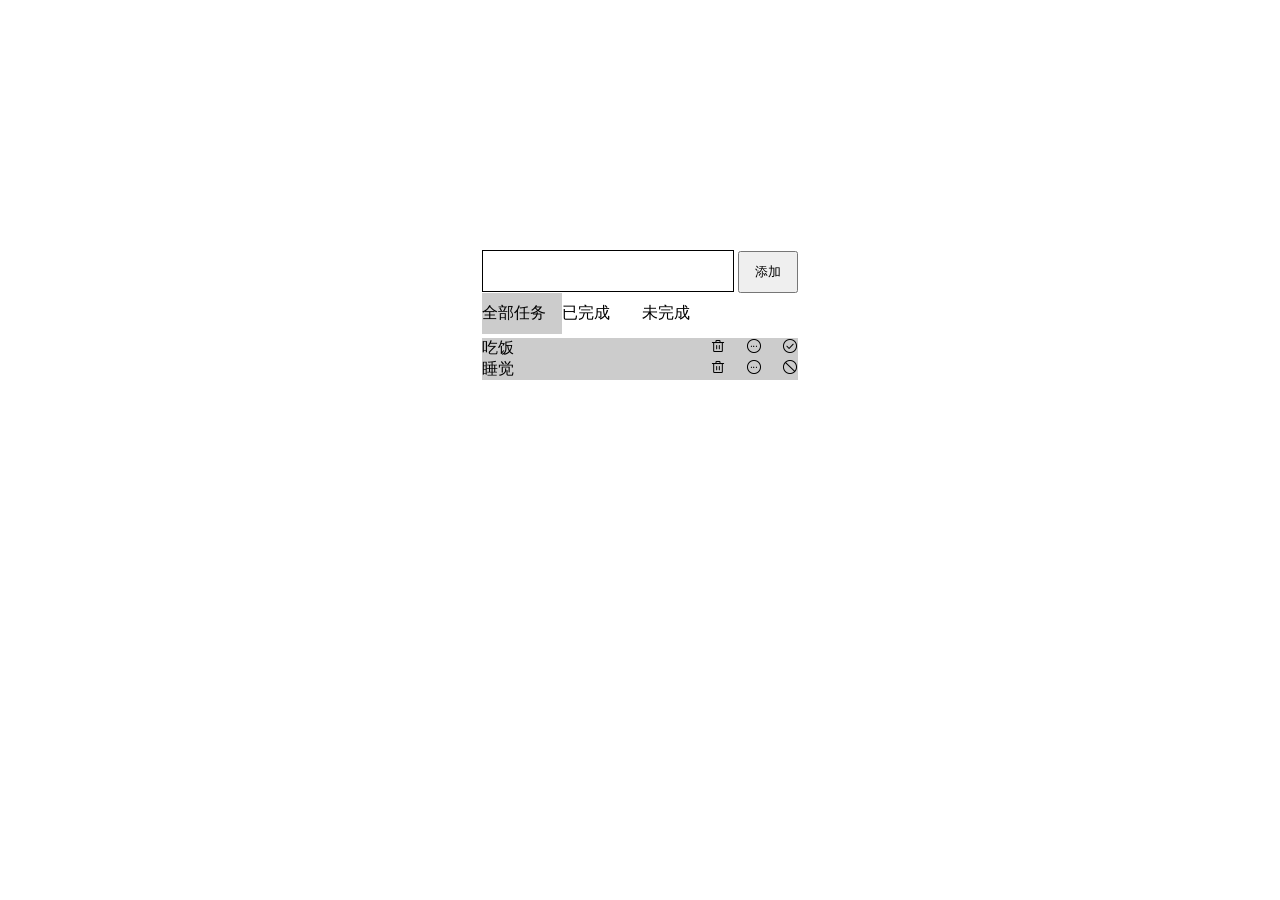
<file: index.html>
<!DOCTYPE html>
<html lang="en">

<head>
    <meta charset="UTF-8">
    <meta name="viewport" content="width=device-width, initial-scale=1.0">
    <title>To do list</title>
    <link rel="stylesheet" href="css/index.css">
    <link rel="stylesheet" href="iconfont/iconfont.css">
</head>
<body>
    <div class="box">
        <input type="text">
        <button id="btn"> 添加</button>
        <ul id="tab">
            <li index=0 class="bgc">全部任务</li>
            <li index=1>已完成</li>
            <li index=2>未完成</li>
        </ul>
        <div id="content">
            <section class="conactive"></section>
            <section></section>
            <section></section>
        </div>
    </div>
</body>
<script src="js/index.js"></script>
</html>
</file>
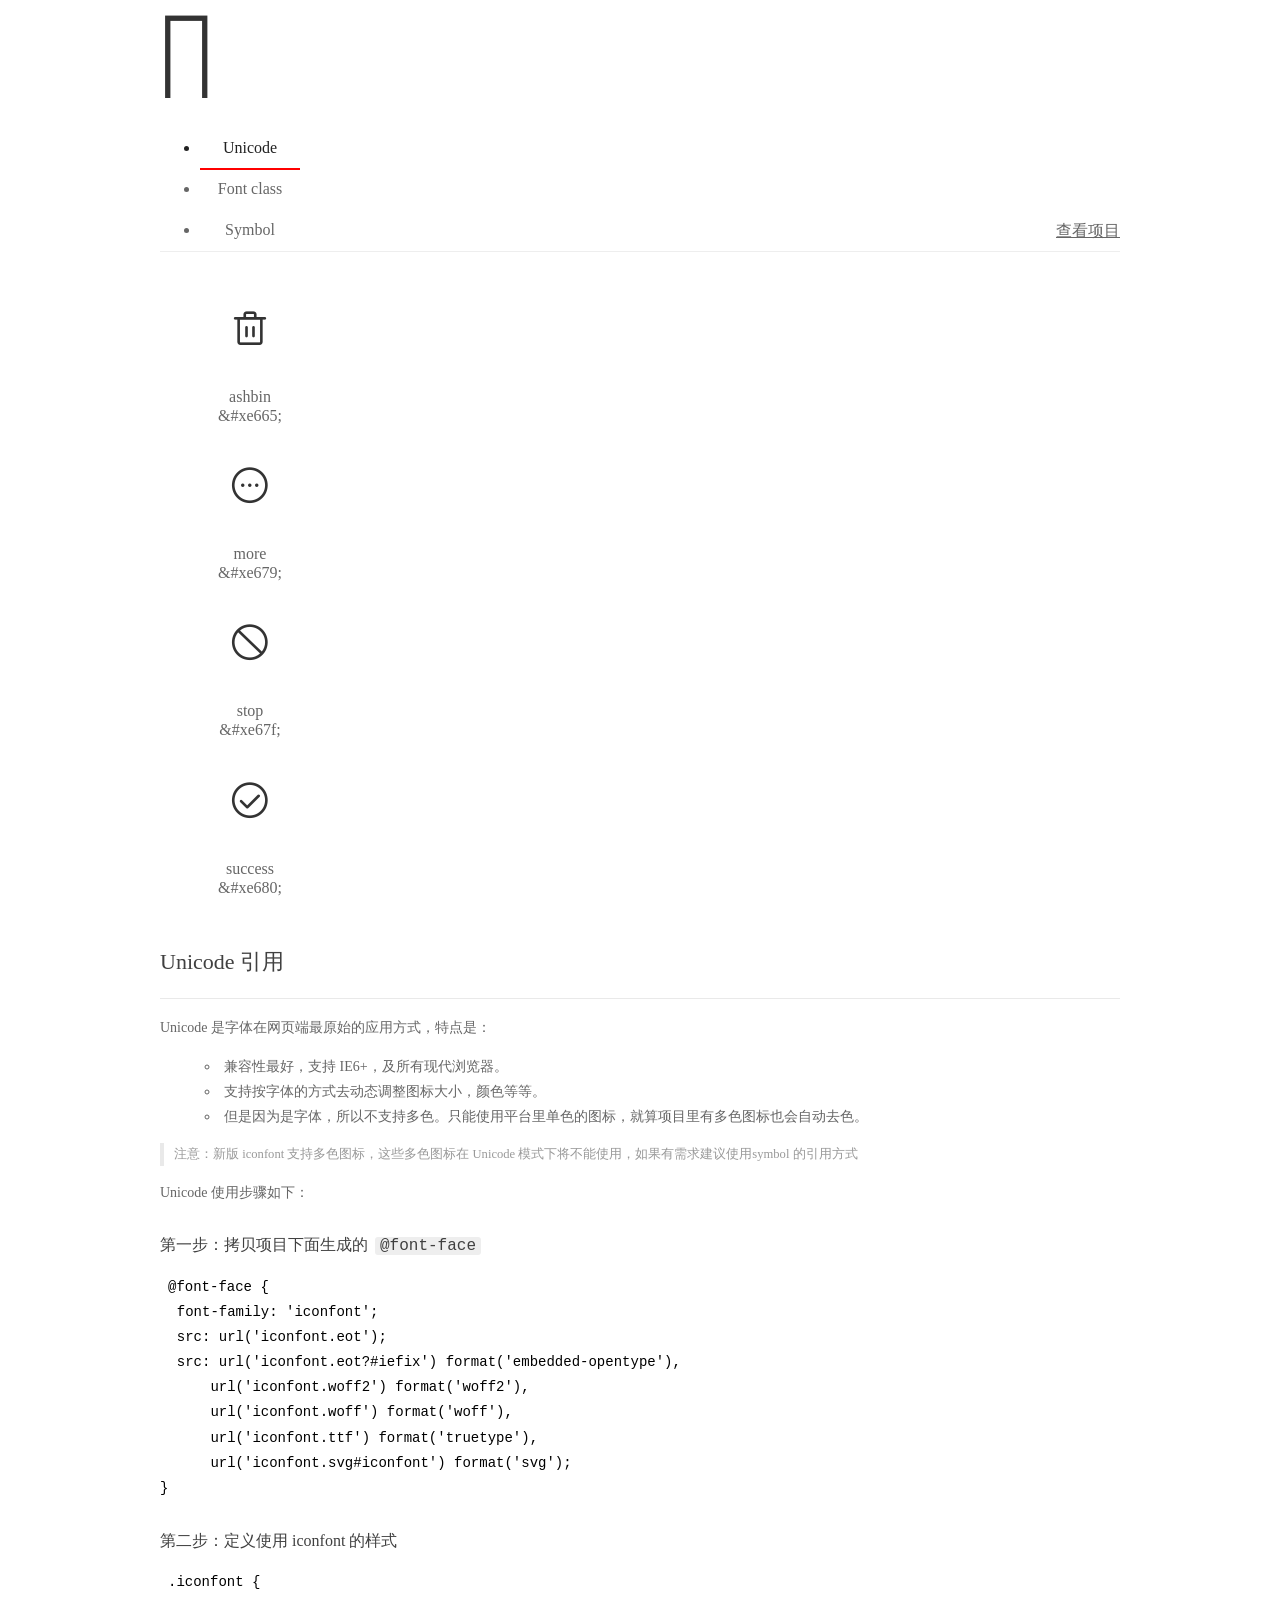
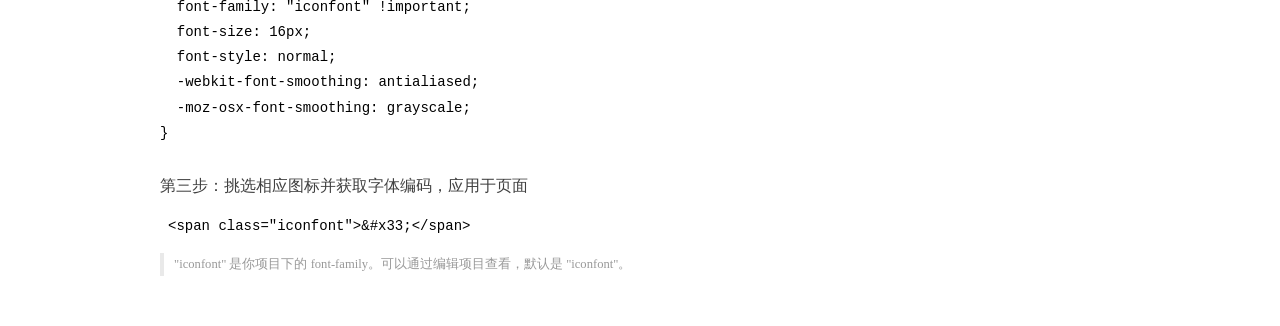
<file: iconfont/demo_index.html>
<!DOCTYPE html>
<html>
<head>
  <meta charset="utf-8"/>
  <title>IconFont Demo</title>
  <link rel="shortcut icon" href="https://img.alicdn.com/tps/i4/TB1_oz6GVXXXXaFXpXXJDFnIXXX-64-64.ico" type="image/x-icon"/>
  <link rel="stylesheet" href="https://g.alicdn.com/thx/cube/1.3.2/cube.min.css">
  <link rel="stylesheet" href="demo.css">
  <link rel="stylesheet" href="iconfont.css">
  <script src="iconfont.js"></script>
  <!-- jQuery -->
  <script src="https://a1.alicdn.com/oss/uploads/2018/12/26/7bfddb60-08e8-11e9-9b04-53e73bb6408b.js"></script>
  <!-- 代码高亮 -->
  <script src="https://a1.alicdn.com/oss/uploads/2018/12/26/a3f714d0-08e6-11e9-8a15-ebf944d7534c.js"></script>
</head>
<body>
  <div class="main">
    <h1 class="logo"><a href="https://www.iconfont.cn/" title="iconfont 首页" target="_blank">&#xe86b;</a></h1>
    <div class="nav-tabs">
      <ul id="tabs" class="dib-box">
        <li class="dib active"><span>Unicode</span></li>
        <li class="dib"><span>Font class</span></li>
        <li class="dib"><span>Symbol</span></li>
      </ul>
      
      <a href="https://www.iconfont.cn/manage/index?manage_type=myprojects&projectId=1366004" target="_blank" class="nav-more">查看项目</a>
      
    </div>
    <div class="tab-container">
      <div class="content unicode" style="display: block;">
          <ul class="icon_lists dib-box">
          
            <li class="dib">
              <span class="icon iconfont">&#xe665;</span>
                <div class="name">ashbin</div>
                <div class="code-name">&amp;#xe665;</div>
              </li>
          
            <li class="dib">
              <span class="icon iconfont">&#xe679;</span>
                <div class="name">more</div>
                <div class="code-name">&amp;#xe679;</div>
              </li>
          
            <li class="dib">
              <span class="icon iconfont">&#xe67f;</span>
                <div class="name">stop</div>
                <div class="code-name">&amp;#xe67f;</div>
              </li>
          
            <li class="dib">
              <span class="icon iconfont">&#xe680;</span>
                <div class="name">success</div>
                <div class="code-name">&amp;#xe680;</div>
              </li>
          
          </ul>
          <div class="article markdown">
          <h2 id="unicode-">Unicode 引用</h2>
          <hr>

          <p>Unicode 是字体在网页端最原始的应用方式，特点是：</p>
          <ul>
            <li>兼容性最好，支持 IE6+，及所有现代浏览器。</li>
            <li>支持按字体的方式去动态调整图标大小，颜色等等。</li>
            <li>但是因为是字体，所以不支持多色。只能使用平台里单色的图标，就算项目里有多色图标也会自动去色。</li>
          </ul>
          <blockquote>
            <p>注意：新版 iconfont 支持多色图标，这些多色图标在 Unicode 模式下将不能使用，如果有需求建议使用symbol 的引用方式</p>
          </blockquote>
          <p>Unicode 使用步骤如下：</p>
          <h3 id="-font-face">第一步：拷贝项目下面生成的 <code>@font-face</code></h3>
<pre><code class="language-css"
>@font-face {
  font-family: 'iconfont';
  src: url('iconfont.eot');
  src: url('iconfont.eot?#iefix') format('embedded-opentype'),
      url('iconfont.woff2') format('woff2'),
      url('iconfont.woff') format('woff'),
      url('iconfont.ttf') format('truetype'),
      url('iconfont.svg#iconfont') format('svg');
}
</code></pre>
          <h3 id="-iconfont-">第二步：定义使用 iconfont 的样式</h3>
<pre><code class="language-css"
>.iconfont {
  font-family: "iconfont" !important;
  font-size: 16px;
  font-style: normal;
  -webkit-font-smoothing: antialiased;
  -moz-osx-font-smoothing: grayscale;
}
</code></pre>
          <h3 id="-">第三步：挑选相应图标并获取字体编码，应用于页面</h3>
<pre>
<code class="language-html"
>&lt;span class="iconfont"&gt;&amp;#x33;&lt;/span&gt;
</code></pre>
          <blockquote>
            <p>"iconfont" 是你项目下的 font-family。可以通过编辑项目查看，默认是 "iconfont"。</p>
          </blockquote>
          </div>
      </div>
      <div class="content font-class">
        <ul class="icon_lists dib-box">
          
          <li class="dib">
            <span class="icon iconfont icon-ashbin"></span>
            <div class="name">
              ashbin
            </div>
            <div class="code-name">.icon-ashbin
            </div>
          </li>
          
          <li class="dib">
            <span class="icon iconfont icon-more"></span>
            <div class="name">
              more
            </div>
            <div class="code-name">.icon-more
            </div>
          </li>
          
          <li class="dib">
            <span class="icon iconfont icon-stop"></span>
            <div class="name">
              stop
            </div>
            <div class="code-name">.icon-stop
            </div>
          </li>
          
          <li class="dib">
            <span class="icon iconfont icon-success"></span>
            <div class="name">
              success
            </div>
            <div class="code-name">.icon-success
            </div>
          </li>
          
        </ul>
        <div class="article markdown">
        <h2 id="font-class-">font-class 引用</h2>
        <hr>

        <p>font-class 是 Unicode 使用方式的一种变种，主要是解决 Unicode 书写不直观，语意不明确的问题。</p>
        <p>与 Unicode 使用方式相比，具有如下特点：</p>
        <ul>
          <li>兼容性良好，支持 IE8+，及所有现代浏览器。</li>
          <li>相比于 Unicode 语意明确，书写更直观。可以很容易分辨这个 icon 是什么。</li>
          <li>因为使用 class 来定义图标，所以当要替换图标时，只需要修改 class 里面的 Unicode 引用。</li>
          <li>不过因为本质上还是使用的字体，所以多色图标还是不支持的。</li>
        </ul>
        <p>使用步骤如下：</p>
        <h3 id="-fontclass-">第一步：引入项目下面生成的 fontclass 代码：</h3>
<pre><code class="language-html">&lt;link rel="stylesheet" href="./iconfont.css"&gt;
</code></pre>
        <h3 id="-">第二步：挑选相应图标并获取类名，应用于页面：</h3>
<pre><code class="language-html">&lt;span class="iconfont icon-xxx"&gt;&lt;/span&gt;
</code></pre>
        <blockquote>
          <p>"
            iconfont" 是你项目下的 font-family。可以通过编辑项目查看，默认是 "iconfont"。</p>
        </blockquote>
      </div>
      </div>
      <div class="content symbol">
          <ul class="icon_lists dib-box">
          
            <li class="dib">
                <svg class="icon svg-icon" aria-hidden="true">
                  <use xlink:href="#icon-ashbin"></use>
                </svg>
                <div class="name">ashbin</div>
                <div class="code-name">#icon-ashbin</div>
            </li>
          
            <li class="dib">
                <svg class="icon svg-icon" aria-hidden="true">
                  <use xlink:href="#icon-more"></use>
                </svg>
                <div class="name">more</div>
                <div class="code-name">#icon-more</div>
            </li>
          
            <li class="dib">
                <svg class="icon svg-icon" aria-hidden="true">
                  <use xlink:href="#icon-stop"></use>
                </svg>
                <div class="name">stop</div>
                <div class="code-name">#icon-stop</div>
            </li>
          
            <li class="dib">
                <svg class="icon svg-icon" aria-hidden="true">
                  <use xlink:href="#icon-success"></use>
                </svg>
                <div class="name">success</div>
                <div class="code-name">#icon-success</div>
            </li>
          
          </ul>
          <div class="article markdown">
          <h2 id="symbol-">Symbol 引用</h2>
          <hr>

          <p>这是一种全新的使用方式，应该说这才是未来的主流，也是平台目前推荐的用法。相关介绍可以参考这篇<a href="">文章</a>
            这种用法其实是做了一个 SVG 的集合，与另外两种相比具有如下特点：</p>
          <ul>
            <li>支持多色图标了，不再受单色限制。</li>
            <li>通过一些技巧，支持像字体那样，通过 <code>font-size</code>, <code>color</code> 来调整样式。</li>
            <li>兼容性较差，支持 IE9+，及现代浏览器。</li>
            <li>浏览器渲染 SVG 的性能一般，还不如 png。</li>
          </ul>
          <p>使用步骤如下：</p>
          <h3 id="-symbol-">第一步：引入项目下面生成的 symbol 代码：</h3>
<pre><code class="language-html">&lt;script src="./iconfont.js"&gt;&lt;/script&gt;
</code></pre>
          <h3 id="-css-">第二步：加入通用 CSS 代码（引入一次就行）：</h3>
<pre><code class="language-html">&lt;style&gt;
.icon {
  width: 1em;
  height: 1em;
  vertical-align: -0.15em;
  fill: currentColor;
  overflow: hidden;
}
&lt;/style&gt;
</code></pre>
          <h3 id="-">第三步：挑选相应图标并获取类名，应用于页面：</h3>
<pre><code class="language-html">&lt;svg class="icon" aria-hidden="true"&gt;
  &lt;use xlink:href="#icon-xxx"&gt;&lt;/use&gt;
&lt;/svg&gt;
</code></pre>
          </div>
      </div>

    </div>
  </div>
  <script>
  $(document).ready(function () {
      $('.tab-container .content:first').show()

      $('#tabs li').click(function (e) {
        var tabContent = $('.tab-container .content')
        var index = $(this).index()

        if ($(this).hasClass('active')) {
          return
        } else {
          $('#tabs li').removeClass('active')
          $(this).addClass('active')

          tabContent.hide().eq(index).fadeIn()
        }
      })
    })
  </script>
</body>
</html>
</file>
<file: css/index.css>
* {
    margin: 0;
    padding: 0;
}

ul {
    list-style: none;
}

.box {
    position: absolute;
    left: 50%;
    top: 250px;
    transform: translateX(-50%);
}

input {
    border: 1px solid black;
    width: 250px;
    height: 40px;
}

#btn {
    width: 60px;
    height: 42px;
}

#tab li {
    float: left;
    width: 80px;
    height: 41px;
    line-height: 40px;
}

.bgc {
    background-color: #ccc;
}

#content {
    margin-top: 45px;
    background-color: #ccc;
}

section {
    display: none;
    
}

#content .conactive {
    display: block;
}

i {
    float: right;
    margin-left: 20px;
}
</file>
<file: iconfont/iconfont.css>
@font-face {font-family: "iconfont";
  src: url('iconfont.eot?t=1602847335912'); /* IE9 */
  src: url('iconfont.eot?t=1602847335912#iefix') format('embedded-opentype'), /* IE6-IE8 */
  url('[data-uri]') format('woff2'),
  url('iconfont.woff?t=1602847335912') format('woff'),
  url('iconfont.ttf?t=1602847335912') format('truetype'), /* chrome, firefox, opera, Safari, Android, iOS 4.2+ */
  url('iconfont.svg?t=1602847335912#iconfont') format('svg'); /* iOS 4.1- */
}

.iconfont {
  font-family: "iconfont" !important;
  font-size: 16px;
  font-style: normal;
  -webkit-font-smoothing: antialiased;
  -moz-osx-font-smoothing: grayscale;
}

.icon-ashbin:before {
  content: "\e665";
}

.icon-more:before {
  content: "\e679";
}

.icon-stop:before {
  content: "\e67f";
}

.icon-success:before {
  content: "\e680";
}
</file>
<file: iconfont/demo.css>
/* Logo 字体 */
@font-face {
  font-family: "iconfont logo";
  src: url('https://at.alicdn.com/t/font_985780_km7mi63cihi.eot?t=1545807318834');
  src: url('https://at.alicdn.com/t/font_985780_km7mi63cihi.eot?t=1545807318834#iefix') format('embedded-opentype'),
    url('https://at.alicdn.com/t/font_985780_km7mi63cihi.woff?t=1545807318834') format('woff'),
    url('https://at.alicdn.com/t/font_985780_km7mi63cihi.ttf?t=1545807318834') format('truetype'),
    url('https://at.alicdn.com/t/font_985780_km7mi63cihi.svg?t=1545807318834#iconfont') format('svg');
}

.logo {
  font-family: "iconfont logo";
  font-size: 160px;
  font-style: normal;
  -webkit-font-smoothing: antialiased;
  -moz-osx-font-smoothing: grayscale;
}

/* tabs */
.nav-tabs {
  position: relative;
}

.nav-tabs .nav-more {
  position: absolute;
  right: 0;
  bottom: 0;
  height: 42px;
  line-height: 42px;
  color: #666;
}

#tabs {
  border-bottom: 1px solid #eee;
}

#tabs li {
  cursor: pointer;
  width: 100px;
  height: 40px;
  line-height: 40px;
  text-align: center;
  font-size: 16px;
  border-bottom: 2px solid transparent;
  position: relative;
  z-index: 1;
  margin-bottom: -1px;
  color: #666;
}


#tabs .active {
  border-bottom-color: #f00;
  color: #222;
}

.tab-container .content {
  display: none;
}

/* 页面布局 */
.main {
  padding: 30px 100px;
  width: 960px;
  margin: 0 auto;
}

.main .logo {
  color: #333;
  text-align: left;
  margin-bottom: 30px;
  line-height: 1;
  height: 110px;
  margin-top: -50px;
  overflow: hidden;
  *zoom: 1;
}

.main .logo a {
  font-size: 160px;
  color: #333;
}

.helps {
  margin-top: 40px;
}

.helps pre {
  padding: 20px;
  margin: 10px 0;
  border: solid 1px #e7e1cd;
  background-color: #fffdef;
  overflow: auto;
}

.icon_lists {
  width: 100% !important;
  overflow: hidden;
  *zoom: 1;
}

.icon_lists li {
  width: 100px;
  margin-bottom: 10px;
  margin-right: 20px;
  text-align: center;
  list-style: none !important;
  cursor: default;
}

.icon_lists li .code-name {
  line-height: 1.2;
}

.icon_lists .icon {
  display: block;
  height: 100px;
  line-height: 100px;
  font-size: 42px;
  margin: 10px auto;
  color: #333;
  -webkit-transition: font-size 0.25s linear, width 0.25s linear;
  -moz-transition: font-size 0.25s linear, width 0.25s linear;
  transition: font-size 0.25s linear, width 0.25s linear;
}

.icon_lists .icon:hover {
  font-size: 100px;
}

.icon_lists .svg-icon {
  /* 通过设置 font-size 来改变图标大小 */
  width: 1em;
  /* 图标和文字相邻时，垂直对齐 */
  vertical-align: -0.15em;
  /* 通过设置 color 来改变 SVG 的颜色/fill */
  fill: currentColor;
  /* path 和 stroke 溢出 viewBox 部分在 IE 下会显示
      normalize.css 中也包含这行 */
  overflow: hidden;
}

.icon_lists li .name,
.icon_lists li .code-name {
  color: #666;
}

/* markdown 样式 */
.markdown {
  color: #666;
  font-size: 14px;
  line-height: 1.8;
}

.highlight {
  line-height: 1.5;
}

.markdown img {
  vertical-align: middle;
  max-width: 100%;
}

.markdown h1 {
  color: #404040;
  font-weight: 500;
  line-height: 40px;
  margin-bottom: 24px;
}

.markdown h2,
.markdown h3,
.markdown h4,
.markdown h5,
.markdown h6 {
  color: #404040;
  margin: 1.6em 0 0.6em 0;
  font-weight: 500;
  clear: both;
}

.markdown h1 {
  font-size: 28px;
}

.markdown h2 {
  font-size: 22px;
}

.markdown h3 {
  font-size: 16px;
}

.markdown h4 {
  font-size: 14px;
}

.markdown h5 {
  font-size: 12px;
}

.markdown h6 {
  font-size: 12px;
}

.markdown hr {
  height: 1px;
  border: 0;
  background: #e9e9e9;
  margin: 16px 0;
  clear: both;
}

.markdown p {
  margin: 1em 0;
}

.markdown>p,
.markdown>blockquote,
.markdown>.highlight,
.markdown>ol,
.markdown>ul {
  width: 80%;
}

.markdown ul>li {
  list-style: circle;
}

.markdown>ul li,
.markdown blockquote ul>li {
  margin-left: 20px;
  padding-left: 4px;
}

.markdown>ul li p,
.markdown>ol li p {
  margin: 0.6em 0;
}

.markdown ol>li {
  list-style: decimal;
}

.markdown>ol li,
.markdown blockquote ol>li {
  margin-left: 20px;
  padding-left: 4px;
}

.markdown code {
  margin: 0 3px;
  padding: 0 5px;
  background: #eee;
  border-radius: 3px;
}

.markdown strong,
.markdown b {
  font-weight: 600;
}

.markdown>table {
  border-collapse: collapse;
  border-spacing: 0px;
  empty-cells: show;
  border: 1px solid #e9e9e9;
  width: 95%;
  margin-bottom: 24px;
}

.markdown>table th {
  white-space: nowrap;
  color: #333;
  font-weight: 600;
}

.markdown>table th,
.markdown>table td {
  border: 1px solid #e9e9e9;
  padding: 8px 16px;
  text-align: left;
}

.markdown>table th {
  background: #F7F7F7;
}

.markdown blockquote {
  font-size: 90%;
  color: #999;
  border-left: 4px solid #e9e9e9;
  padding-left: 0.8em;
  margin: 1em 0;
}

.markdown blockquote p {
  margin: 0;
}

.markdown .anchor {
  opacity: 0;
  transition: opacity 0.3s ease;
  margin-left: 8px;
}

.markdown .waiting {
  color: #ccc;
}

.markdown h1:hover .anchor,
.markdown h2:hover .anchor,
.markdown h3:hover .anchor,
.markdown h4:hover .anchor,
.markdown h5:hover .anchor,
.markdown h6:hover .anchor {
  opacity: 1;
  display: inline-block;
}

.markdown>br,
.markdown>p>br {
  clear: both;
}


.hljs {
  display: block;
  background: white;
  padding: 0.5em;
  color: #333333;
  overflow-x: auto;
}

.hljs-comment,
.hljs-meta {
  color: #969896;
}

.hljs-string,
.hljs-variable,
.hljs-template-variable,
.hljs-strong,
.hljs-emphasis,
.hljs-quote {
  color: #df5000;
}

.hljs-keyword,
.hljs-selector-tag,
.hljs-type {
  color: #a71d5d;
}

.hljs-literal,
.hljs-symbol,
.hljs-bullet,
.hljs-attribute {
  color: #0086b3;
}

.hljs-section,
.hljs-name {
  color: #63a35c;
}

.hljs-tag {
  color: #333333;
}

.hljs-title,
.hljs-attr,
.hljs-selector-id,
.hljs-selector-class,
.hljs-selector-attr,
.hljs-selector-pseudo {
  color: #795da3;
}

.hljs-addition {
  color: #55a532;
  background-color: #eaffea;
}

.hljs-deletion {
  color: #bd2c00;
  background-color: #ffecec;
}

.hljs-link {
  text-decoration: underline;
}

/* 代码高亮 */
/* PrismJS 1.15.0
https://prismjs.com/download.html#themes=prism&languages=markup+css+clike+javascript */
/**
 * prism.js default theme for JavaScript, CSS and HTML
 * Based on dabblet (http://dabblet.com)
 * @author Lea Verou
 */
code[class*="language-"],
pre[class*="language-"] {
  color: black;
  background: none;
  text-shadow: 0 1px white;
  font-family: Consolas, Monaco, 'Andale Mono', 'Ubuntu Mono', monospace;
  text-align: left;
  white-space: pre;
  word-spacing: normal;
  word-break: normal;
  word-wrap: normal;
  line-height: 1.5;

  -moz-tab-size: 4;
  -o-tab-size: 4;
  tab-size: 4;

  -webkit-hyphens: none;
  -moz-hyphens: none;
  -ms-hyphens: none;
  hyphens: none;
}

pre[class*="language-"]::-moz-selection,
pre[class*="language-"] ::-moz-selection,
code[class*="language-"]::-moz-selection,
code[class*="language-"] ::-moz-selection {
  text-shadow: none;
  background: #b3d4fc;
}

pre[class*="language-"]::selection,
pre[class*="language-"] ::selection,
code[class*="language-"]::selection,
code[class*="language-"] ::selection {
  text-shadow: none;
  background: #b3d4fc;
}

@media print {

  code[class*="language-"],
  pre[class*="language-"] {
    text-shadow: none;
  }
}

/* Code blocks */
pre[class*="language-"] {
  padding: 1em;
  margin: .5em 0;
  overflow: auto;
}

:not(pre)>code[class*="language-"],
pre[class*="language-"] {
  background: #f5f2f0;
}

/* Inline code */
:not(pre)>code[class*="language-"] {
  padding: .1em;
  border-radius: .3em;
  white-space: normal;
}

.token.comment,
.token.prolog,
.token.doctype,
.token.cdata {
  color: slategray;
}

.token.punctuation {
  color: #999;
}

.namespace {
  opacity: .7;
}

.token.property,
.token.tag,
.token.boolean,
.token.number,
.token.constant,
.token.symbol,
.token.deleted {
  color: #905;
}

.token.selector,
.token.attr-name,
.token.string,
.token.char,
.token.builtin,
.token.inserted {
  color: #690;
}

.token.operator,
.token.entity,
.token.url,
.language-css .token.string,
.style .token.string {
  color: #9a6e3a;
  background: hsla(0, 0%, 100%, .5);
}

.token.atrule,
.token.attr-value,
.token.keyword {
  color: #07a;
}

.token.function,
.token.class-name {
  color: #DD4A68;
}

.token.regex,
.token.important,
.token.variable {
  color: #e90;
}

.token.important,
.token.bold {
  font-weight: bold;
}

.token.italic {
  font-style: italic;
}

.token.entity {
  cursor: help;
}
</file>
